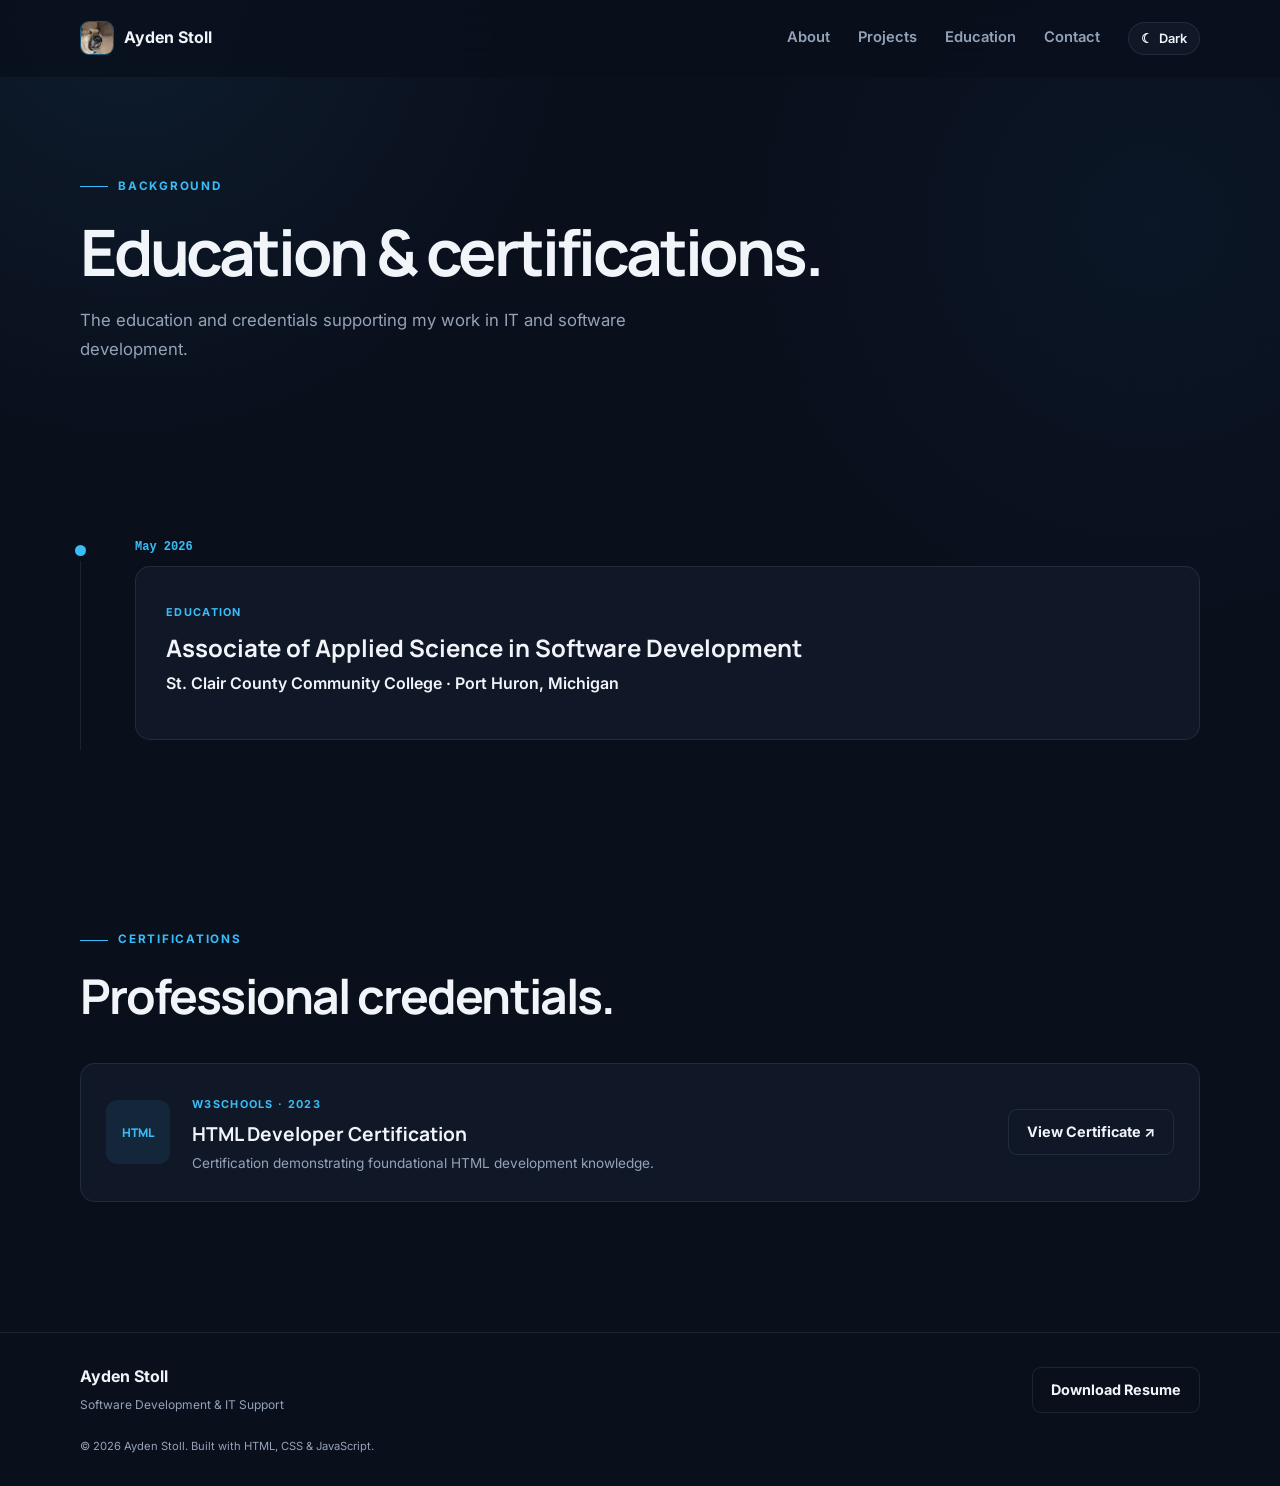
<file: certifications.html>
<!DOCTYPE html>
<html lang="en">
<head>
  <meta charset="UTF-8">
  <meta name="viewport" content="width=device-width, initial-scale=1.0">
  <meta name="description" content="Education and certifications for Ayden Stoll.">
  <title>Education | Ayden Stoll</title>
  <link rel="stylesheet" href="style.css">
</head>
<body>
  <header class="site-header"><nav class="site-nav">
      <a href="index.html" class="brand">
			<div class="brand-mark">
			<img src="images/as-logo.jpeg" alt="AS">
			</div>
			<span>Ayden Stoll</span>
		</a>
      <div class="nav-links">
        <a href="index.html">About</a>
        <a href="projects.html">Projects</a>
        <a href="certifications.html">Education</a>
        <a href="contact.html">Contact</a>
      </div>
      <button id="theme-toggle" class="theme-toggle" type="button" aria-label="Toggle color theme">
        <span class="theme-icon">☾</span>
        <span class="theme-label">Dark</span>
      </button>
    </nav></header>
  <main>
    <section class="page-hero container reveal visible">
      <p class="eyebrow"><span></span> Background</p>
      <h1>Education & certifications.</h1>
      <p>The education and credentials supporting my work in IT and software development.</p>
    </section>

    <section class="section container reveal">
      <div class="timeline">
        <div class="timeline-item">
          <div class="timeline-dot"></div>
          <div class="timeline-date">May 2026</div>
          <div class="timeline-content">
            <span class="project-type">Education</span>
            <h2>Associate of Applied Science in Software Development</h2>
            <p class="institution">St. Clair County Community College · Port Huron, Michigan</p>
          </div>
        </div>
      </div>
    </section>

    <section class="section container reveal">
      <div class="section-heading compact">
        <p class="eyebrow"><span></span> Certifications</p>
        <h2>Professional credentials.</h2>
      </div>
      <div class="credential-card">
        <div class="credential-icon">HTML</div>
        <div>
          <span class="project-type">W3Schools · 2023</span>
          <h3>HTML Developer Certification</h3>
          <p>Certification demonstrating foundational HTML development knowledge.</p>
        </div>
        <a href="Certifications/HTML_Certification.pdf" target="_blank" rel="noopener" class="btn btn-secondary">View Certificate ↗</a>
      </div>
    </section>
  </main>
  <footer class="site-footer">
    <div class="footer-inner">
      <div>
        <strong>Ayden Stoll</strong>
        <span>Software Development & IT Support</span>
      </div>
      <a href="resume.pdf" download class="btn btn-secondary">Download Resume</a>
    </div>
    <p class="copyright">© 2026 Ayden Stoll. Built with HTML, CSS & JavaScript.</p>
  </footer>
  <script src="script.js" defer></script>
</body>
</html>
</file>
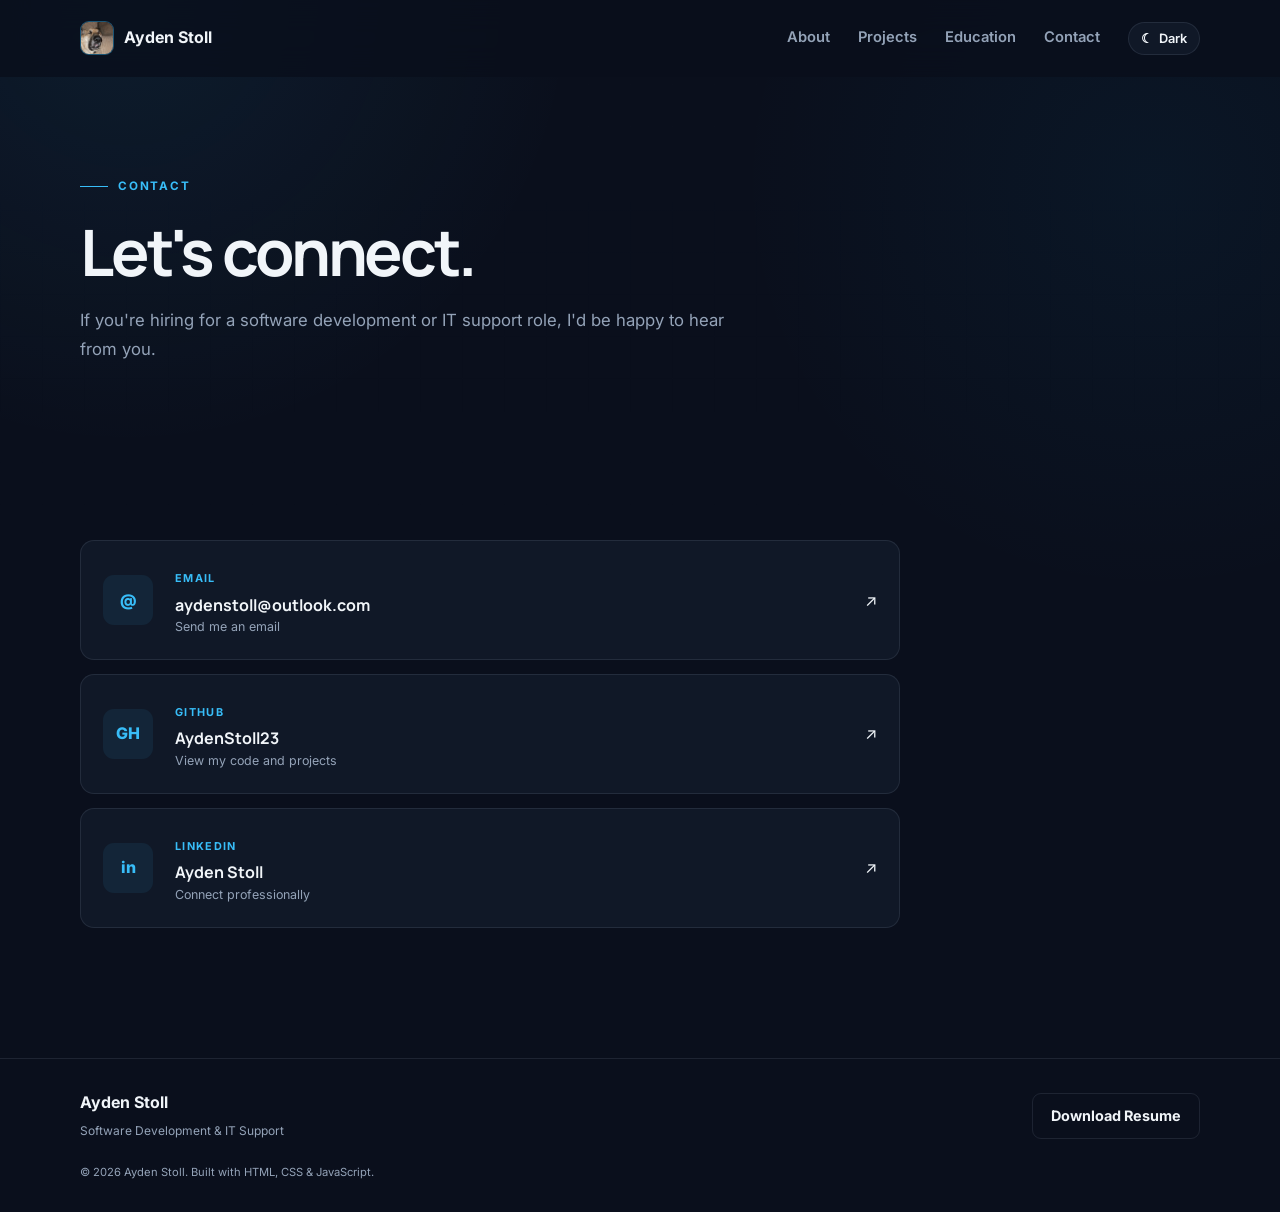
<file: contact.html>
<!DOCTYPE html>
<html lang="en">
<head>
  <meta charset="UTF-8">
  <meta name="viewport" content="width=device-width, initial-scale=1.0">
  <meta name="description" content="Contact Ayden Stoll for IT support and software development opportunities.">
  <title>Contact | Ayden Stoll</title>
  <link rel="stylesheet" href="style.css">
</head>
<body>
  <header class="site-header"><nav class="site-nav">
      <a href="index.html" class="brand">
			<div class="brand-mark">
			<img src="images/as-logo.jpeg" alt="AS">
			</div>
			<span>Ayden Stoll</span>
		</a>
      <div class="nav-links">
        <a href="index.html">About</a>
        <a href="projects.html">Projects</a>
        <a href="certifications.html">Education</a>
        <a href="contact.html">Contact</a>
      </div>
      <button id="theme-toggle" class="theme-toggle" type="button" aria-label="Toggle color theme">
        <span class="theme-icon">☾</span>
        <span class="theme-label">Dark</span>
      </button>
    </nav></header>
  <main>
    <section class="page-hero container reveal visible">
      <p class="eyebrow"><span></span> Contact</p>
      <h1>Let's connect.</h1>
      <p>If you're hiring for a software development or IT support role, I'd be happy to hear from you.</p>
    </section>

    <section class="section container reveal">
      <div class="contact-grid">
        <a class="contact-card" href="mailto:aydenstoll@outlook.com">
          <span class="contact-icon">@</span>
          <div><span class="project-type">Email</span><h3>aydenstoll@outlook.com</h3><p>Send me an email</p></div>
          <span>↗</span>
        </a>
        <a class="contact-card" href="https://github.com/aydenstoll23" target="_blank" rel="noopener">
          <span class="contact-icon">GH</span>
          <div><span class="project-type">GitHub</span><h3>AydenStoll23</h3><p>View my code and projects</p></div>
          <span>↗</span>
        </a>
        <a class="contact-card" href="https://www.linkedin.com/in/ayden-stoll-291a12268/" target="_blank" rel="noopener">
          <span class="contact-icon">in</span>
          <div><span class="project-type">LinkedIn</span><h3>Ayden Stoll</h3><p>Connect professionally</p></div>
          <span>↗</span>
        </a>
      </div>
    </section>
  </main>
  <footer class="site-footer">
    <div class="footer-inner">
      <div>
        <strong>Ayden Stoll</strong>
        <span>Software Development & IT Support</span>
      </div>
      <a href="resume.pdf" download class="btn btn-secondary">Download Resume</a>
    </div>
    <p class="copyright">© 2026 Ayden Stoll. Built with HTML, CSS & JavaScript.</p>
  </footer>
  <script src="script.js" defer></script>
</body>
</html>
</file>
<file: style.css>
/* =========================================================
   Fonts
   ========================================================= */

@import url('https://fonts.googleapis.com/css2?family=Inter:wght@400;500;600;700&family=Manrope:wght@600;700;800&display=swap');


/* =========================================================
   Theme Variables
   ========================================================= */

:root {
  --bg: #0a0f1c;
  --surface: #101827;
  --surface-2: #151f31;
  --border: rgba(148, 163, 184, .14);

  --text: #f1f5f9;
  --muted: #94a3b8;

  --accent: #38bdf8;
  --accent-strong: #0ea5e9;

  --header: rgba(10, 15, 28, .78);
  --shadow: 0 20px 60px rgba(0, 0, 0, .25);
}

body.light-theme {
  --bg: #f5f7fb;
  --surface: #ffffff;
  --surface-2: #eef3f9;
  --border: rgba(15, 23, 42, .10);

  --text: #0f172a;
  --muted: #64748b;

  --accent: #0284c7;
  --accent-strong: #0369a1;

  --header: rgba(245, 247, 251, .82);
  --shadow: 0 20px 60px rgba(15, 23, 42, .08);
}


/* =========================================================
   Base / Global Styles
   ========================================================= */

* {
  box-sizing: border-box;
}

html {
  scroll-behavior: smooth;
  background-color: var(--bg);
}

body {
  margin: 0;
  min-height: 100vh;
  font-family: 'Inter', sans-serif;
  line-height: 1.7;

  background-color: var(--bg);
  background-image:
    radial-gradient(circle at 10% 0%, rgba(56, 189, 248, .08), transparent 28rem),
    radial-gradient(circle at 90% 15%, rgba(14, 165, 233, .05), transparent 26rem);

  color: var(--text);
  transition: background-color .3s ease, color .3s ease;
}

body::before {
  content: "";
  position: fixed;
  inset: 0;
  pointer-events: none;
  opacity: .28;
  background-image:
    linear-gradient(rgba(148, 163, 184, .035) 1px, transparent 1px),
    linear-gradient(90deg, rgba(148, 163, 184, .035) 1px, transparent 1px);
  background-size: 42px 42px;
  mask-image: linear-gradient(to bottom, black, transparent 75%);
  z-index: 0;
}

a {
  color: inherit;
}

h1,
h2,
h3 {
  font-family: 'Manrope', sans-serif;
  line-height: 1.15;
  margin-top: 0;
}

p {
  color: var(--muted);
}

.container {
  width: min(1120px, calc(100% - 40px));
  margin-inline: auto;
}


/* =========================================================
   Header / Navigation
   ========================================================= */

.site-header {
  position: sticky;
  top: 0;
  z-index: 1000;
  background: var(--header);
  backdrop-filter: blur(16px);
  border-bottom: 1px solid transparent;
  transition: border-color .25s, box-shadow .25s;
}

.site-header.scrolled {
  border-color: var(--border);
  box-shadow: 0 10px 35px rgba(0, 0, 0, .12);
}

.site-nav {
  width: min(1120px, calc(100% - 40px));
  min-height: 76px;
  margin: auto;
  display: flex;
  align-items: center;
  gap: 28px;
}

.brand {
  display: flex;
  align-items: center;
  gap: 10px;
  text-decoration: none;
  font-family: 'Inter', sans-serif;
  font-weight: 700;
  margin-right: auto;
}

.brand-mark {
  width: 34px;
  height: 34px;
  display: grid;
  place-items: center;
  border: 1px solid rgba(56, 189, 248, .35);
  border-radius: 9px;
  color: var(--accent);
  background: rgba(56, 189, 248, .08);
  overflow: hidden;
}

.brand-mark img {
  width: 100%;
  height: 100%;
  object-fit: cover;
  transform: translateY(-8px) scale(1.05);
}

.nav-links {
  display: flex;
  gap: 28px;
}

.nav-links a {
  color: var(--muted);
  text-decoration: none;
  font-size: .92rem;
  font-weight: 600;
  transition: color .2s;
}

.nav-links a:hover {
  color: var(--text);
}

.theme-toggle {
  border: 1px solid var(--border);
  background: var(--surface);
  color: var(--text);
  border-radius: 999px;
  padding: 8px 12px;
  cursor: pointer;
  font: 600 .8rem Inter;
  display: flex;
  gap: 6px;
  align-items: center;
}

.theme-toggle:hover {
  border-color: rgba(56, 189, 248, .4);
  color: var(--accent);
}


/* =========================================================
   Hero
   ========================================================= */

.hero {
  min-height: calc(100vh - 76px);
  padding-top: 100px;
  padding-bottom: 100px;
  display: grid;
  grid-template-columns: 1.1fr .9fr;
  gap: 70px;
  align-items: center;
}

.eyebrow {
  text-transform: uppercase;
  letter-spacing: .15em;
  font-size: .73rem;
  font-weight: 700;
  color: var(--accent);
  display: flex;
  align-items: center;
  gap: 10px;
  margin: 0 0 18px;
}

.eyebrow span {
  width: 28px;
  height: 1px;
  background: var(--accent);
  display: inline-block;
}

.hero h1 {
  font-size: clamp(2.8rem, 6vw, 5.1rem);
  letter-spacing: -.055em;
  margin-bottom: 24px;
}

.hero h1 span {
  color: var(--accent);
}

.hero-text {
  max-width: 640px;
  font-size: 1.08rem;
  margin-bottom: 32px;
}

.hero-actions {
  display: flex;
  gap: 12px;
  flex-wrap: wrap;
}

.hero-meta {
  display: flex;
  gap: 12px;
  margin-top: 30px;
  color: var(--muted);
  font-size: .78rem;
}


/* =========================================================
   Buttons
   ========================================================= */

.btn {
  display: inline-flex;
  align-items: center;
  justify-content: center;
  gap: 10px;
  min-height: 46px;
  padding: 0 18px;
  border-radius: 9px;
  text-decoration: none;
  font-weight: 700;
  font-size: .9rem;
  transition:
    transform .2s,
    background .2s,
    border-color .2s;
}

.btn:hover {
  transform: translateY(-2px);
}

.btn-primary {
  color: #03131c;
  background: var(--accent);
}

.btn-primary:hover {
  background: #67d3fa;
}

.btn-ghost,
.btn-secondary {
  color: var(--text);
  background: transparent;
  border: 1px solid var(--border);
}

.btn-ghost:hover,
.btn-secondary:hover {
  border-color: rgba(56, 189, 248, .45);
  color: var(--accent);
}


/* =========================================================
   Code Window
   ========================================================= */

.code-window {
  background: rgba(15, 23, 42, .72);
  border: 1px solid var(--border);
  border-radius: 16px;
  box-shadow: var(--shadow);
  overflow: hidden;
  transform: rotate(1deg);
}

.light-theme .code-window {
  background: #0f172a;
}

.window-bar {
  height: 42px;
  display: flex;
  align-items: center;
  gap: 7px;
  padding: 0 15px;
  border-bottom: 1px solid rgba(148, 163, 184, .12);
}

.window-bar span {
  width: 9px;
  height: 9px;
  border-radius: 50%;
  background: #475569;
}

.window-bar small {
  margin-left: 10px;
  color: #64748b;
  font: 500 .72rem Inter;
}

.code-window pre {
  padding: 28px;
  margin: 0;
  overflow: auto;
  color: #cbd5e1;
  font: 500 .88rem/1.9 ui-monospace, SFMono-Regular, Consolas, monospace;
}

.code-window b {
  color: #38bdf8;
}

.code-window em {
  color: #a5f3fc;
  font-style: normal;
}


/* =========================================================
   General Sections
   ========================================================= */

.section {
  padding: 90px 0;
}

.section-heading {
  margin-bottom: 40px;
}

.section-heading h2 {
  font-size: clamp(2rem, 4vw, 3rem);
  letter-spacing: -.04em;
}

.section-heading.compact {
  margin-bottom: 28px;
}


/* =========================================================
   About
   ========================================================= */

.about-grid {
  display: grid;
  grid-template-columns: 1.3fr .7fr;
  gap: 70px;
}

.about-copy {
  font-size: 1rem;
}

.about-copy p {
  margin: 0 0 20px;
}

.about-highlight {
  display: grid;
  grid-template-columns: 1fr;
  gap: 1px;
  background: var(--border);
  border: 1px solid var(--border);
  border-radius: 14px;
  overflow: hidden;
  align-self: start;
}

.stat {
  background: var(--surface);
  padding: 23px;
}

.stat strong {
  display: block;
  font-family: 'Manrope', sans-serif;
  font-size: 1.5rem;
  font-weight: 800;
  color: var(--accent);
}

.stat span {
  color: var(--muted);
  font-size: .83rem;
}


/* =========================================================
   Skills
   ========================================================= */

.skills-grid {
  display: grid;
  grid-template-columns: repeat(3, 1fr);
  gap: 18px;
}

.skill-group {
  background: var(--surface);
  border: 1px solid var(--border);
  border-radius: 14px;
  padding: 24px;
}

.skill-group h3 {
  font-size: 1rem;
  margin-bottom: 20px;
}

.skill-list {
  display: flex;
  flex-wrap: wrap;
  gap: 10px;
}

.skill-list div {
  display: flex;
  align-items: center;
  gap: 8px;
  padding: 9px 11px;
  background: var(--surface-2);
  border-radius: 8px;
  color: var(--muted);
  font-size: .8rem;
}

.skill-list i {
  color: var(--accent);
  font-size: 1.15rem;
  font-style: normal;
  font-weight: 700;
}

/* =========================================================
   Technical Experience
   ========================================================= */

.experience-grid {
  display: grid;
  grid-template-columns: repeat(3, 1fr);
  gap: 18px;
}

.experience-card {
  padding: 28px;
  background: var(--surface);
  border: 1px solid var(--border);
  border-radius: 14px;
}

.experience-icon {
  width: 48px;
  height: 48px;
  display: grid;
  place-items: center;
  margin-bottom: 20px;
  border-radius: 11px;
  background: rgba(56, 189, 248, .08);
  border: 1px solid rgba(56, 189, 248, .13);
  color: var(--accent);
  font: 800 .8rem ui-monospace, monospace;
}

.experience-card h3 {
  margin-bottom: 10px;
  font-size: 1.15rem;
}

.experience-card p {
  margin: 0;
  font-size: .88rem;
}


/* =========================================================
   Featured Project
   ========================================================= */

.featured-project {
  display: grid;
  grid-template-columns: 1.1fr .9fr;
  border: 1px solid var(--border);
  border-radius: 18px;
  overflow: hidden;
  background: var(--surface);
  box-shadow: var(--shadow);
}

.project-visual {
  min-height: 350px;
  display: grid;
  place-items: center;
  padding: 38px;
  background: linear-gradient(
    135deg,
    rgba(56, 189, 248, .08),
    rgba(14, 165, 233, .015)
  );
}

.mock-browser {
  width: 100%;
  max-width: 500px;
  border-radius: 11px;
  overflow: hidden;
  border: 1px solid var(--border);
  background: #fff;
  box-shadow: 0 25px 55px rgba(0, 0, 0, .25);
}

.mock-top {
  height: 31px;
  background: #e2e8f0;
  display: flex;
  align-items: center;
  gap: 5px;
  padding: 0 10px;
}

.mock-top span {
  width: 7px;
  height: 7px;
  background: #94a3b8;
  border-radius: 50%;
}

.mock-top small {
  margin-left: 7px;
  color: #64748b;
  font-size: 7px;
}

.mock-content {
  padding: 28px;
  height: 230px;
  background: #fafafa;
}

.mock-brand {
  display: flex;
  align-items: center;
  gap: 10px;
  margin-bottom: 24px;
}

.mock-logo {
  width: 55px;
  height: 55px;
  object-fit: contain;
}

.mock-brand span {
  color: #111827;
  font-size: 15px;
  font-weight: 800;
}

.mock-line {
  height: 8px;
  width: 45%;
  background: #cbd5e1;
  border-radius: 5px;
  margin-top: 15px;
}

.mock-line.wide {
  width: 75%;
  margin-top: 35px;
}

.mock-products {
  display: flex;
  gap: 9px;
  margin-top: 28px;
}

.mock-products span {
  height: 70px;
  flex: 1;
  background: #e2e8f0;
  border-radius: 5px;
}

.featured-copy {
  padding: 48px;
  display: flex;
  flex-direction: column;
  justify-content: center;
}

.project-type {
  color: var(--accent);
  text-transform: uppercase;
  letter-spacing: .12em;
  font-size: .68rem;
  font-weight: 700;
}

.featured-copy h3 {
  font-size: 2rem;
  margin: 12px 0;
}

.tags {
  display: flex;
  flex-wrap: wrap;
  gap: 7px;
  margin: 20px 0 25px;
}

.tags span {
  background: rgba(56, 189, 248, .08);
  border: 1px solid rgba(56, 189, 248, .12);
  color: var(--accent);
  border-radius: 999px;
  padding: 4px 9px;
  font-size: .7rem;
  font-weight: 600;
}

.text-link {
  color: var(--accent);
  text-decoration: none;
  font-weight: 700;
  font-size: .84rem;
}

.text-link span {
  margin-left: 4px;
  transition: margin .2s;
}

.text-link:hover span {
  margin-left: 8px;
}


/* =========================================================
   CTA
   ========================================================= */

.cta {
  margin-top: 30px;
  margin-bottom: 100px;
  padding: 44px 48px;
  display: flex;
  justify-content: space-between;
  align-items: center;
  gap: 30px;
  background: linear-gradient(
    110deg,
    rgba(56, 189, 248, .10),
    rgba(56, 189, 248, .025)
  );
  border: 1px solid rgba(56, 189, 248, .16);
  border-radius: 18px;
}

.cta h2 {
  margin: 0 0 8px;
  font-size: 1.7rem;
}

.cta p {
  margin: 0;
}


/* =========================================================
   Page Hero
   ========================================================= */

.page-hero {
  padding: 100px 0 70px;
}

.page-hero h1 {
  font-size: clamp(2.7rem, 5vw, 4.4rem);
  letter-spacing: -.05em;
  margin-bottom: 18px;
}

.page-hero > p:last-child {
  max-width: 650px;
  font-size: 1.05rem;
}


/* =========================================================
   Projects
   ========================================================= */

.project-section-title {
  display: flex;
  align-items: center;
  justify-content: space-between;
  margin-bottom: 26px;
}

.project-section-title h2 {
  font-size: 1.7rem;
  margin: 0;
}

.project-section-title > span {
  color: var(--muted);
  font: 700 .75rem ui-monospace, monospace;
}

.project-grid {
  display: grid;
  gap: 18px;
}

.project-grid.two-col {
  grid-template-columns: repeat(2, 1fr);
}

.project-card {
  background: var(--surface);
  border: 1px solid var(--border);
  border-radius: 15px;
  overflow: hidden;
  transition:
    transform .25s,
    border-color .25s,
    box-shadow .25s;
}

.project-card:hover {
  transform: translateY(-5px);
  border-color: rgba(56, 189, 248, .3);
  box-shadow: var(--shadow);
}

.card-visual {
  min-height: 250px;
  display: grid;
  place-items: center;
  background: linear-gradient(
    135deg,
    rgba(56, 189, 248, .08),
    transparent
  );
}

.project-screenshots {
  width: 100%;
  display: grid;
  grid-template-columns: repeat(3, 1fr);
  gap: 12px;
  padding: 30px;
}

.project-screenshots img {
  width: 100%;
  display: block;
  border-radius: 8px;
  border: 1px solid var(--border);
  box-shadow: 0 10px 25px rgba(0, 0, 0, .15);
}

@media (max-width: 600px) {
  .project-screenshots {
    grid-template-columns: 1fr;
    padding: 20px;
  }
}

.project-screenshots img {
  cursor: pointer;
  transition: transform .2s, box-shadow .2s;
}

.project-screenshots img:hover {
  transform: translateY(-3px);
  box-shadow: 0 15px 30px rgba(0, 0, 0, .2);
}

.image-lightbox {
  position: fixed;
  inset: 0;
  z-index: 2000;
  display: none;
  align-items: center;
  justify-content: center;
  padding: 40px;
  background: rgba(0, 0, 0, .85);
  cursor: pointer;
}

.image-lightbox.active {
  display: flex;
}

.image-lightbox img {
  max-width: 95%;
  max-height: 90vh;
  object-fit: contain;
  border-radius: 8px;
  box-shadow: 0 20px 60px rgba(0, 0, 0, .5);
  cursor: default;
}

.lightbox-close {
  position: absolute;
  top: 20px;
  right: 25px;
  border: none;
  background: transparent;
  color: white;
  font-size: 2.5rem;
  cursor: pointer;
  line-height: 1;
}

.mini-browser {
  width: 78%;
  height: 170px;
  border: 1px solid rgba(15, 23, 42, .12);
  border-radius: 8px;
  overflow: hidden;
  background: #fff;
  box-shadow: 0 15px 35px rgba(0, 0, 0, .18);
}

.mini-bar {
  height: 20px;
  background: #e2e8f0;
}

.mini-hero {
  height: 70px;
  margin: 15px;
  border-radius: 5px;
  background: #e2e8f0;
}

.mini-blocks {
  display: flex;
  gap: 7px;
  padding: 0 15px;
}

.mini-blocks i {
  flex: 1;
  height: 40px;
  background: #cbd5e1;
  border-radius: 4px;
}

.card-body {
  padding: 27px;
}

.card-body h3 {
  font-size: 1.35rem;
  margin: 8px 0;
}

.card-body p {
  font-size: .88rem;
  margin-bottom: 0;
}

.card-icon {
  width: 54px;
  height: 54px;
  margin: 26px 26px 0;
  border-radius: 12px;
  display: grid;
  place-items: center;
  color: var(--accent);
  background: rgba(56, 189, 248, .08);
  border: 1px solid rgba(56, 189, 248, .13);
  font: 700 1.05rem ui-monospace, monospace;
}

.card-links {
  display: flex;
  gap: 18px;
}

.card-links a {
  color: var(--text);
  text-decoration: none;
  font-weight: 700;
  font-size: .8rem;
}

.card-links a:hover {
  color: var(--accent);
}


/* =========================================================
   Timeline / Education
   ========================================================= */

.timeline {
  position: relative;
  padding-left: 32px;
  border-left: 1px solid var(--border);
}

.timeline-item {
  position: relative;
  padding: 0 0 10px 22px;
}

.timeline-dot {
  position: absolute;
  width: 11px;
  height: 11px;
  border-radius: 50%;
  background: var(--accent);
  left: -38px;
  top: 5px;
  box-shadow: 0 0 0 5px var(--bg);
}

.timeline-date {
  color: var(--accent);
  font: 700 .75rem ui-monospace, monospace;
  margin-bottom: 12px;
}

.timeline-content {
  background: var(--surface);
  border: 1px solid var(--border);
  border-radius: 15px;
  padding: 30px;
}

.timeline-content h2 {
  font-size: 1.5rem;
  margin: 9px 0;
}

.institution {
  color: var(--text);
  font-weight: 600;
  margin: 0 0 12px;
}

.credential-card {
  display: flex;
  align-items: center;
  gap: 22px;
  background: var(--surface);
  border: 1px solid var(--border);
  border-radius: 15px;
  padding: 25px;
}

.credential-icon {
  width: 64px;
  height: 64px;
  display: grid;
  place-items: center;
  border-radius: 12px;
  background: rgba(56, 189, 248, .09);
  color: var(--accent);
  font: 800 .75rem Manrope;
}

.credential-card > div:nth-child(2) {
  flex: 1;
}

.credential-card h3 {
  margin: 7px 0;
  font-size: 1.2rem;
}

.credential-card p {
  margin: 0;
  font-size: .85rem;
}


/* =========================================================
   Contact
   ========================================================= */

.contact-grid {
  display: grid;
  gap: 14px;
  max-width: 820px;
}

.contact-card {
  display: grid;
  grid-template-columns: 54px 1fr auto;
  gap: 18px;
  align-items: center;
  padding: 22px;
  background: var(--surface);
  border: 1px solid var(--border);
  border-radius: 14px;
  text-decoration: none;
  transition: transform .2s, border-color .2s;
}

.contact-card:hover {
  transform: translateX(5px);
  border-color: rgba(56, 189, 248, .35);
}

.contact-icon {
  width: 50px;
  height: 50px;
  border-radius: 11px;
  display: grid;
  place-items: center;
  background: rgba(56, 189, 248, .08);
  color: var(--accent);
  font-weight: 800;
}

.contact-card h3 {
  margin: 5px 0 0;
  font-size: 1rem;
}

.contact-card p {
  margin: 2px 0 0;
  font-size: .78rem;
}


/* =========================================================
   Footer
   ========================================================= */

.site-footer {
  margin-top: 40px;
  border-top: 1px solid var(--border);
  padding: 30px 0;
}

.footer-inner {
  width: min(1120px, calc(100% - 40px));
  margin: auto;
  display: flex;
  justify-content: space-between;
  align-items: center;
  gap: 20px;
}

.footer-inner strong {
  display: block;
  font-family: 'Inter', sans-serif;
  font-weight: 700;
}

.footer-inner span {
  color: var(--muted);
  font-size: .75rem;
}

.copyright {
  width: min(1120px, calc(100% - 40px));
  margin: 20px auto 0;
  font-size: .7rem;
  color: var(--muted);
}


/* =========================================================
   Scroll Reveal
   ========================================================= */

.reveal {
  opacity: 0;
  transform: translateY(22px);
  transition:
    opacity .65s ease,
    transform .65s ease;
}

.reveal.visible {
  opacity: 1;
  transform: translateY(0);
}


/* =========================================================
   Responsive - Tablet
   ========================================================= */

@media (max-width: 800px) {

  .site-nav {
    min-height: 68px;
    gap: 12px;
  }

  .nav-links {
    gap: 14px;
  }

  .nav-links a {
    font-size: .78rem;
  }

  .theme-label {
    display: none;
  }

  .hero,
  .featured-project,
  .about-grid {
    grid-template-columns: 1fr;
  }

  .hero {
    min-height: auto;
    padding-top: 75px;
  }

  .hero-card {
    max-width: 650px;
    width: 100%;
  }

  .skills-grid,
  .experience-grid,
  .project-grid.two-col {
    grid-template-columns: 1fr;
  }

  .cta {
    flex-direction: column;
    align-items: flex-start;
  }

  .credential-card {
    align-items: flex-start;
    flex-wrap: wrap;
  }
}


/* =========================================================
   Responsive - Mobile
   ========================================================= */

@media (max-width: 600px) {

  .container,
  .site-nav,
  .footer-inner,
  .copyright {
    width: min(100% - 28px, 1120px);
  }

  .nav-links {
    display: none;
  }

  .brand {
    margin-right: 0;
  }

  .site-nav {
    justify-content: space-between;
  }

  .hero {
    padding-top: 60px;
    padding-bottom: 70px;
  }

  .hero h1 {
    font-size: 2.7rem;
  }

  .hero-meta {
    flex-wrap: wrap;
  }

  .section {
    padding: 65px 0;
  }

  .page-hero {
    padding: 70px 0 45px;
  }

  .featured-copy {
    padding: 30px;
  }

  .project-visual {
    min-height: 260px;
    padding: 25px;
  }

  .cta {
    padding: 30px;
    margin-bottom: 65px;
  }

  .contact-card {
    grid-template-columns: 44px 1fr auto;
    padding: 17px;
  }

  .contact-icon {
    width: 44px;
    height: 44px;
  }
}
</file>
